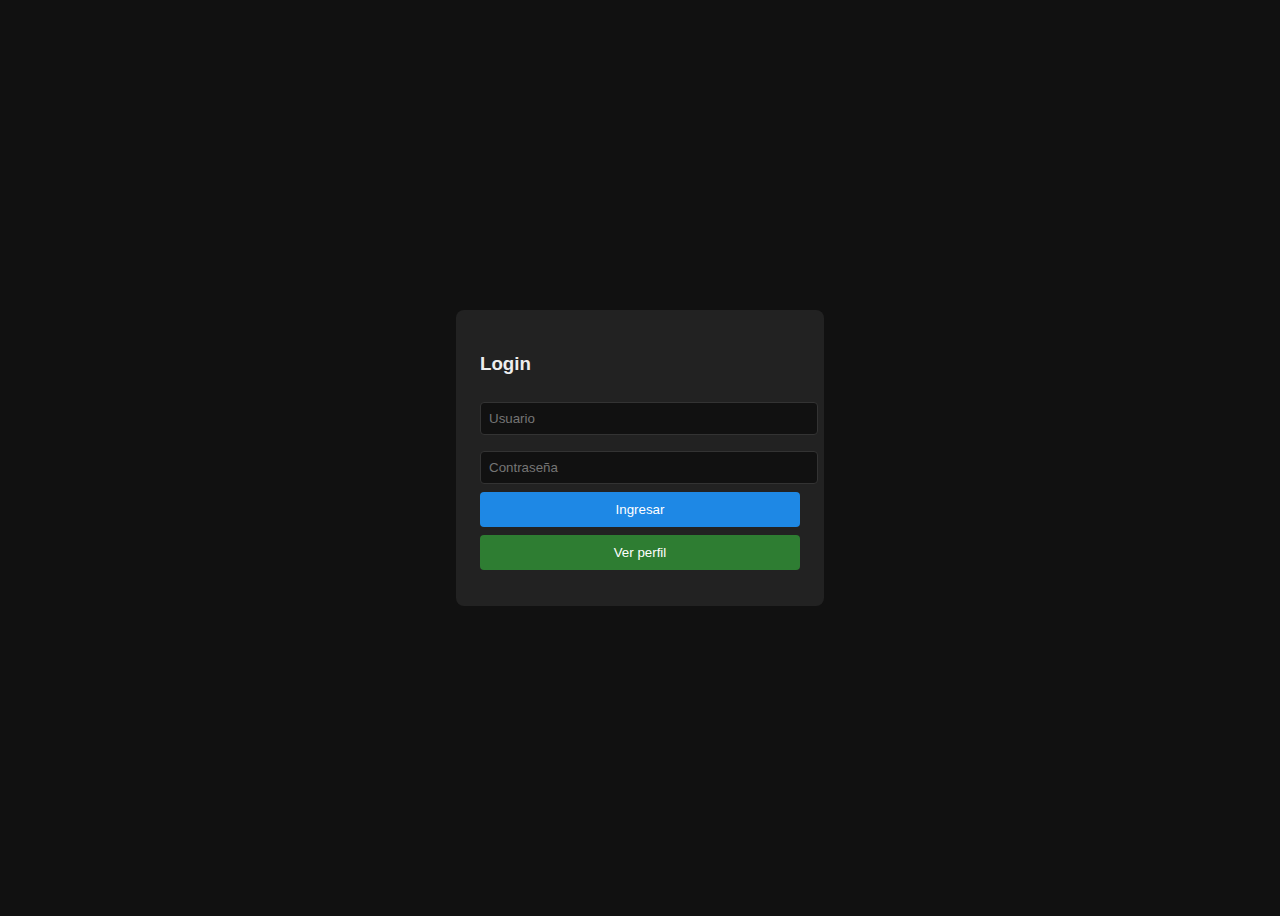
<file: src/main/resources/static/index.html>
<!doctype html>
<html lang="es">
<head>
  <meta charset="utf-8">
  <meta name="viewport" content="width=device-width,initial-scale=1">
  <title>Project Neotools - Login</title>
  <style>
    body{font-family:Arial,Helvetica,sans-serif;background:#111;color:#eee;display:flex;align-items:center;justify-content:center;height:100vh}
    .card{background:#222;padding:24px;border-radius:8px;width:320px}
    input{width:100%;padding:8px;margin:8px 0;border-radius:4px;border:1px solid #333;background:#111;color:#eee}
    button{width:100%;padding:10px;border:none;border-radius:4px;background:#1e88e5;color:#fff}
    pre{white-space:pre-wrap;background:#000;padding:8px;border-radius:4px}
  </style>
</head>
<body>
  <div class="card">
    <h3>Login</h3>
    <input id="username" placeholder="Usuario" />
    <input id="password" placeholder="Contraseña" type="password" />
    <button id="login">Ingresar</button>
    <button id="profile" style="margin-top:8px;background:#2e7d32">Ver perfil</button>
    <div id="result" style="margin-top:12px"></div>
  </div>

  <script>
    document.getElementById('login').addEventListener('click', async () => {
      const username = document.getElementById('username').value;
      const password = document.getElementById('password').value;
      try {
        const res = await fetch('/api/auth/login', {
          method: 'POST',
          headers: { 'Content-Type': 'application/json' },
          credentials: 'same-origin',
          body: JSON.stringify({ username, password })
        });
        const data = await res.json();
        document.getElementById('result').innerHTML = '<pre>' + JSON.stringify(data, null, 2) + '</pre>';
      } catch (err) {
        document.getElementById('result').textContent = 'Error: ' + err;
      }
    });

    // Ver recurso protegido
    document.getElementById('profile').addEventListener('click', async () => {
      try {
        const res = await fetch('/api/protected', { credentials: 'same-origin' });
        const data = await res.json();
        document.getElementById('result').innerHTML = '<pre>' + JSON.stringify(data, null, 2) + '</pre>';
      } catch (err) {
        document.getElementById('result').textContent = 'Error fetching profile: ' + err;
      }
    });
  </script>
</body>
</html>
</file>
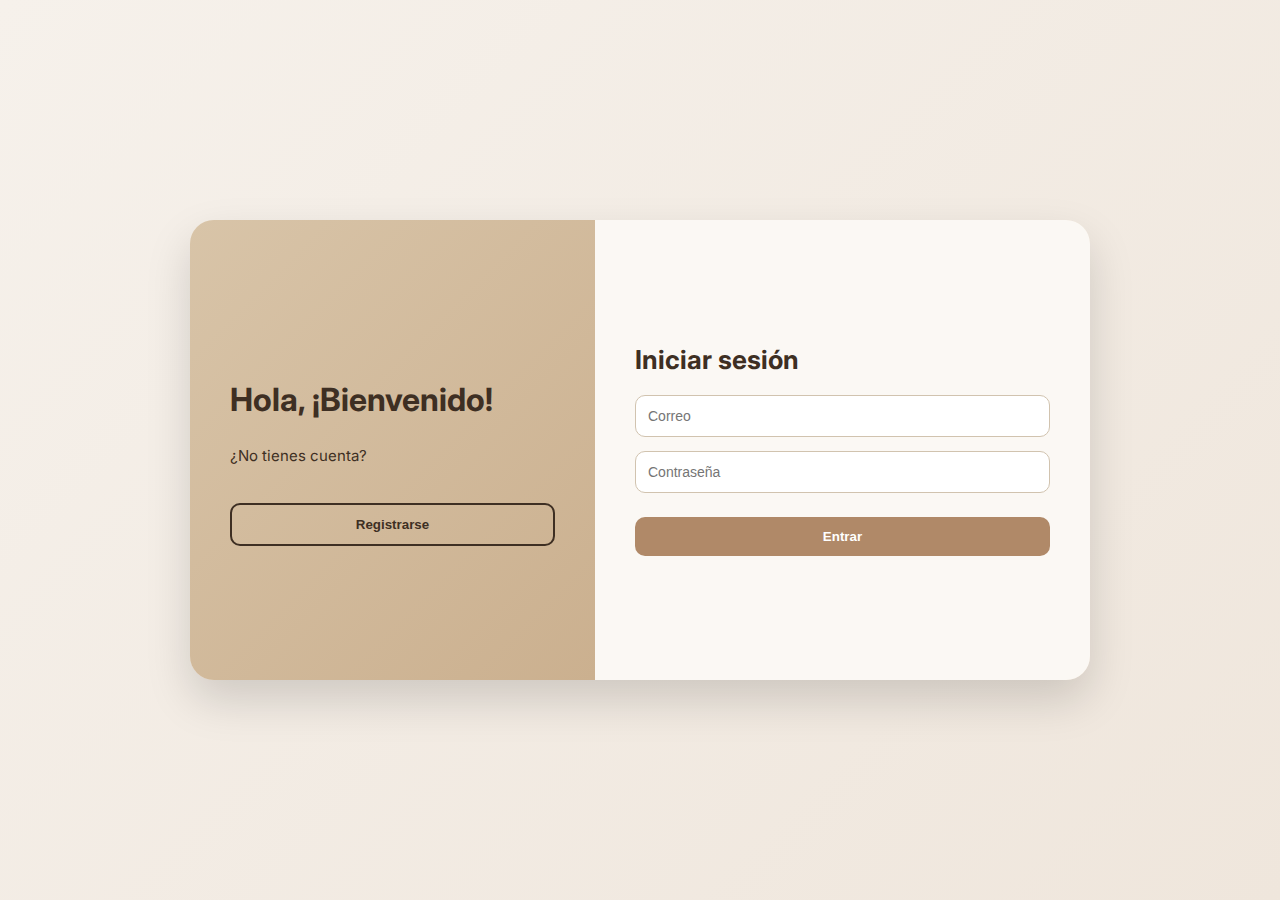
<file: src/main/java/com/sjdevs/project_neotools/frontend/index.html>
<!DOCTYPE html>
<html lang="es">
<head>
  <meta charset="UTF-8">
  <title>ToolRent</title>
  <meta name="viewport" content="width=device-width, initial-scale=1.0">
</head>
<body>
  <script>
    window.location.href = "pages/login.html";
  </script>
</body>
</html>
</file>
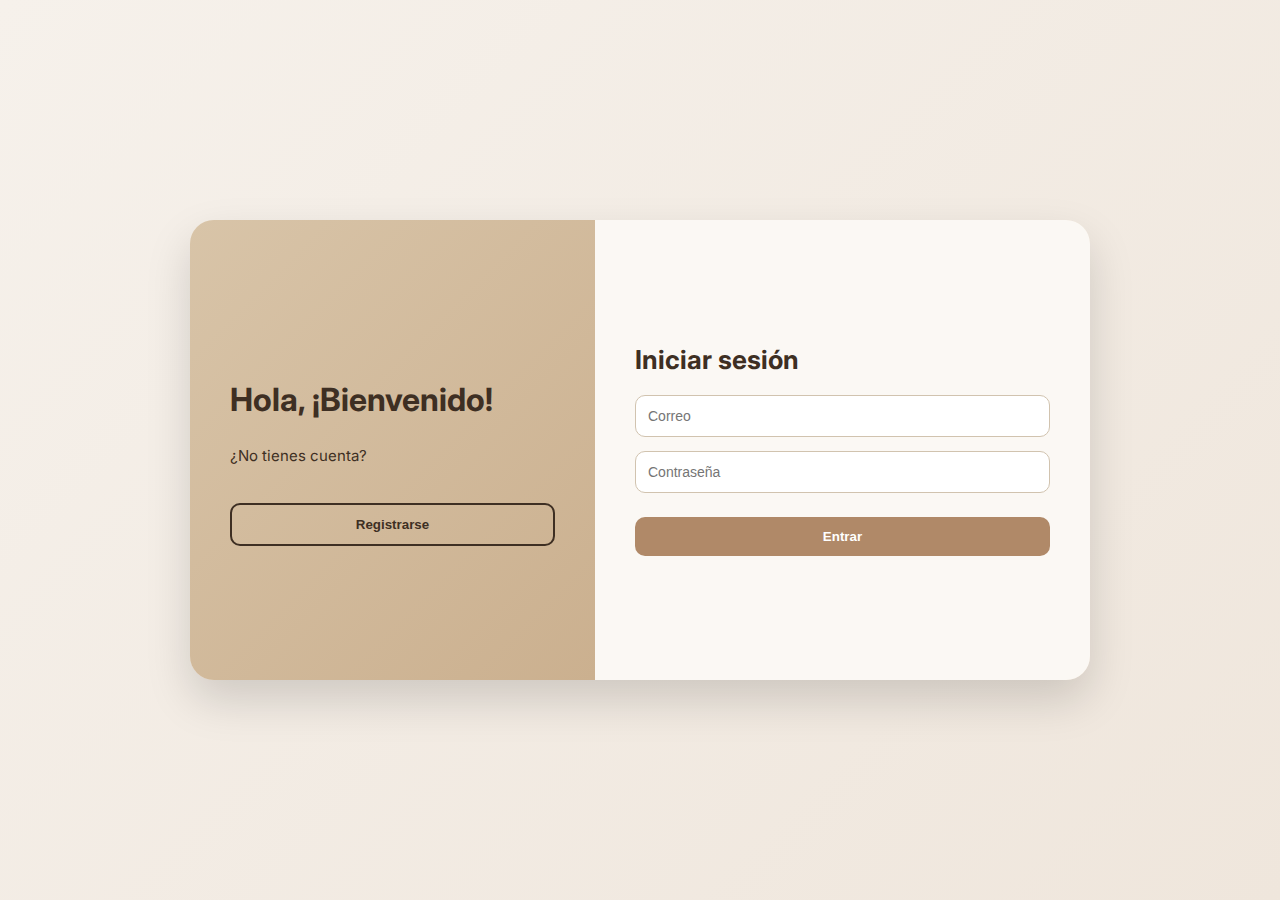
<file: src/main/java/com/sjdevs/project_neotools/frontend/pages/login.html>
<!DOCTYPE html>
<html lang="es">
<head>
  <meta charset="UTF-8">
  <title>Login</title>
  <meta name="viewport" content="width=device-width, initial-scale=1.0">
  <link rel="stylesheet" href="../assets/css/auth.css">
  <link href="https://fonts.googleapis.com/css2?family=Inter:wght@400;600&display=swap" rel="stylesheet">
</head>
<body>

<div class="container" id="container">
  <div class="panel">
    <h2>Hola, ¡Bienvenido!</h2>
    <p>¿No tienes cuenta?</p>
    <button onclick="goRegister()">Registrarse</button>
  </div>

  <div class="form-panel">
    <h2>Iniciar sesión</h2>
    <input type="email" id="email" placeholder="Correo">
    <input type="password" id="password" placeholder="Contraseña">
    <button onclick="login()">Entrar</button>
    <p id="error"></p>
  </div>
</div>

<script src="../assets/js/auth.js"></script>
</body>
</html>
</file>
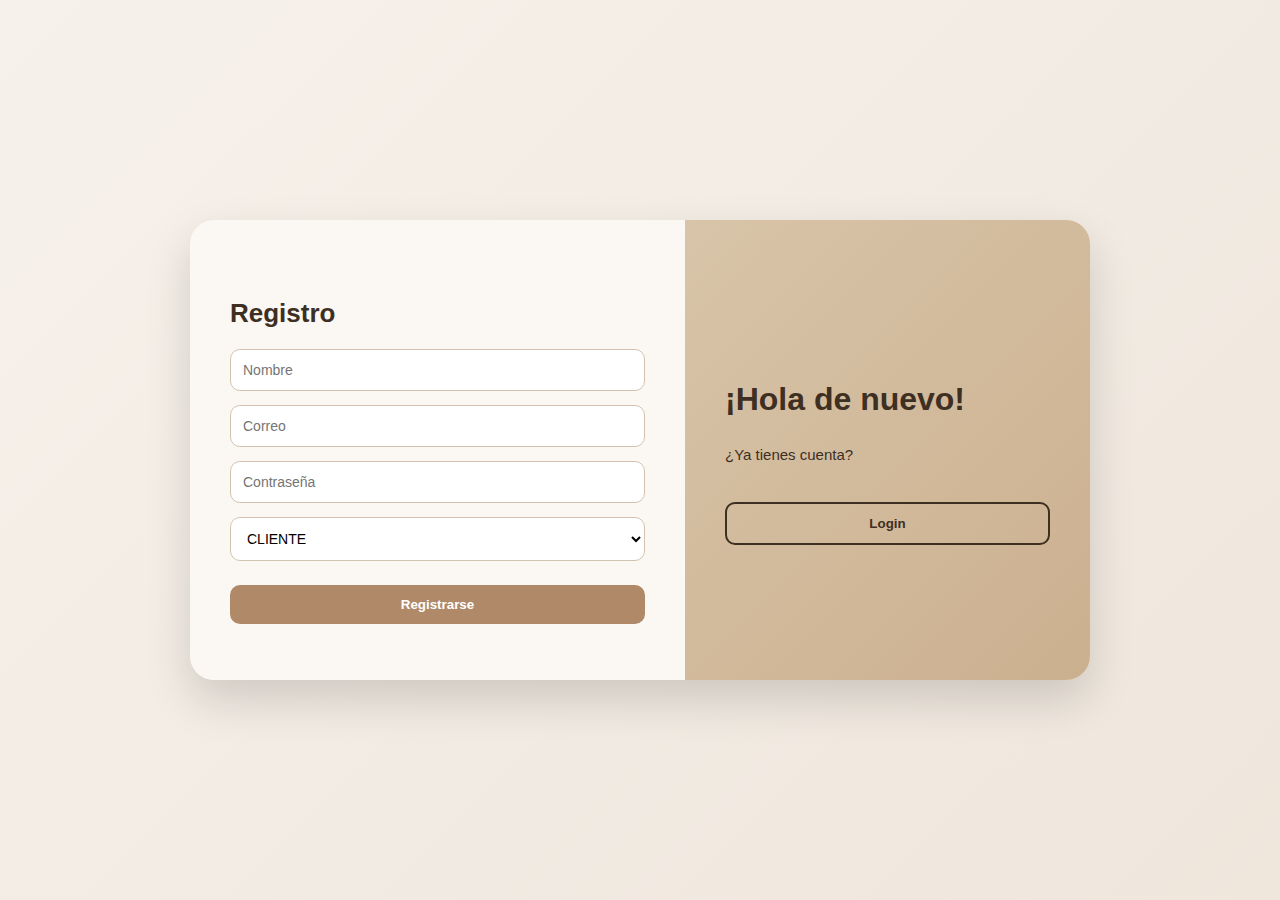
<file: src/main/java/com/sjdevs/project_neotools/frontend/pages/register.html>
<!DOCTYPE html>
<html lang="es">
<head>
  <meta charset="UTF-8">
  <title>Registro</title>
  <meta name="viewport" content="width=device-width, initial-scale=1.0">
  <link rel="stylesheet" href="../assets/css/auth.css">
</head>
<body>

<div class="container reverse">
  <div class="panel">
    <h2>¡Hola de nuevo!</h2>
    <p>¿Ya tienes cuenta?</p>
    <button onclick="goLogin()">Login</button>
  </div>

  <div class="form-panel">
    <h2>Registro</h2>
    <input type="text" placeholder="Nombre">
    <input type="email" placeholder="Correo">
    <input type="password" placeholder="Contraseña">
    <select>
      <option>CLIENTE</option>
      <option>PROVEEDOR</option>
    </select>
    <button>Registrarse</button>
  </div>
</div>

<script src="../assets/js/auth.js"></script>
</body>
</html>
</file>
<file: src/main/java/com/sjdevs/project_neotools/frontend/assets/css/auth.css>
* {
  box-sizing: border-box;
}

body {
  margin: 0;
  min-height: 100vh;
  font-family: 'Inter', sans-serif;
  background: linear-gradient(135deg, #F6F1EB, #EFE6DC);
  display: flex;
  align-items: center;
  justify-content: center;
}

/* CONTENEDOR PRINCIPAL */
.container {
  width: 900px;
  max-width: 95%;
  height: 460px;
  display: flex;
  background: #EFE3D3;
  border-radius: 24px;
  overflow: hidden;
  box-shadow: 0 20px 45px rgba(0, 0, 0, 0.15);
  animation: fadeIn 0.8s ease;
}

.container.reverse {
  flex-direction: row-reverse;
}

/* PANEL LATERAL */
.panel {
  width: 45%;
  background: linear-gradient(135deg, #D8C4A8, #CBB08F);
  color: #3E2F23;
  padding: 50px 40px;
  display: flex;
  flex-direction: column;
  justify-content: center;
}

.panel h2 {
  font-size: 32px;
  margin-bottom: 10px;
}

.panel p {
  font-size: 15px;
  line-height: 1.6;
}

.panel button {
  margin-top: 20px;
  background: transparent;
  border: 2px solid #3E2F23;
  color: #3E2F23;
  padding: 12px;
  border-radius: 10px;
  cursor: pointer;
  font-weight: 600;
  transition: all 0.3s ease;
}

.panel button:hover {
  background: #3E2F23;
  color: #fff;
}

/* FORMULARIO */
.form-panel {
  width: 55%;
  padding: 50px 40px;
  background: #FBF8F4;
  display: flex;
  flex-direction: column;
  justify-content: center;
}

.form-panel h2 {
  font-size: 26px;
  margin-bottom: 20px;
  color: #3E2F23;
}

.form-panel input,
.form-panel select {
  width: 100%;
  margin-bottom: 14px;
  padding: 12px;
  border-radius: 10px;
  border: 1px solid #D1C3AF;
  background: #fff;
  font-size: 14px;
}

.form-panel input:focus,
.form-panel select:focus {
  outline: none;
  border-color: #B08968;
}

/* BOTON PRINCIPAL */
.form-panel button {
  margin-top: 10px;
  padding: 12px;
  background: #B08968;
  border: none;
  border-radius: 10px;
  color: #fff;
  font-weight: 600;
  cursor: pointer;
  transition: all 0.3s ease;
}

.form-panel button:hover {
  background: #9C6F44;
  transform: translateY(-2px);
}

#error {
  margin-top: 8px;
  font-size: 13px;
  color: #B00020;
}

/* ANIMACIÓN */
@keyframes fadeIn {
  from {
    opacity: 0;
    transform: translateY(10px);
  }
  to {
    opacity: 1;
    transform: translateY(0);
  }
}

/* RESPONSIVE */
@media (max-width: 768px) {
  .container {
    flex-direction: column;
    height: auto;
  }

  .panel,
  .form-panel {
    width: 100%;
    padding: 30px;
  }

  .panel h2 {
    font-size: 26px;
  }
}
</file>
